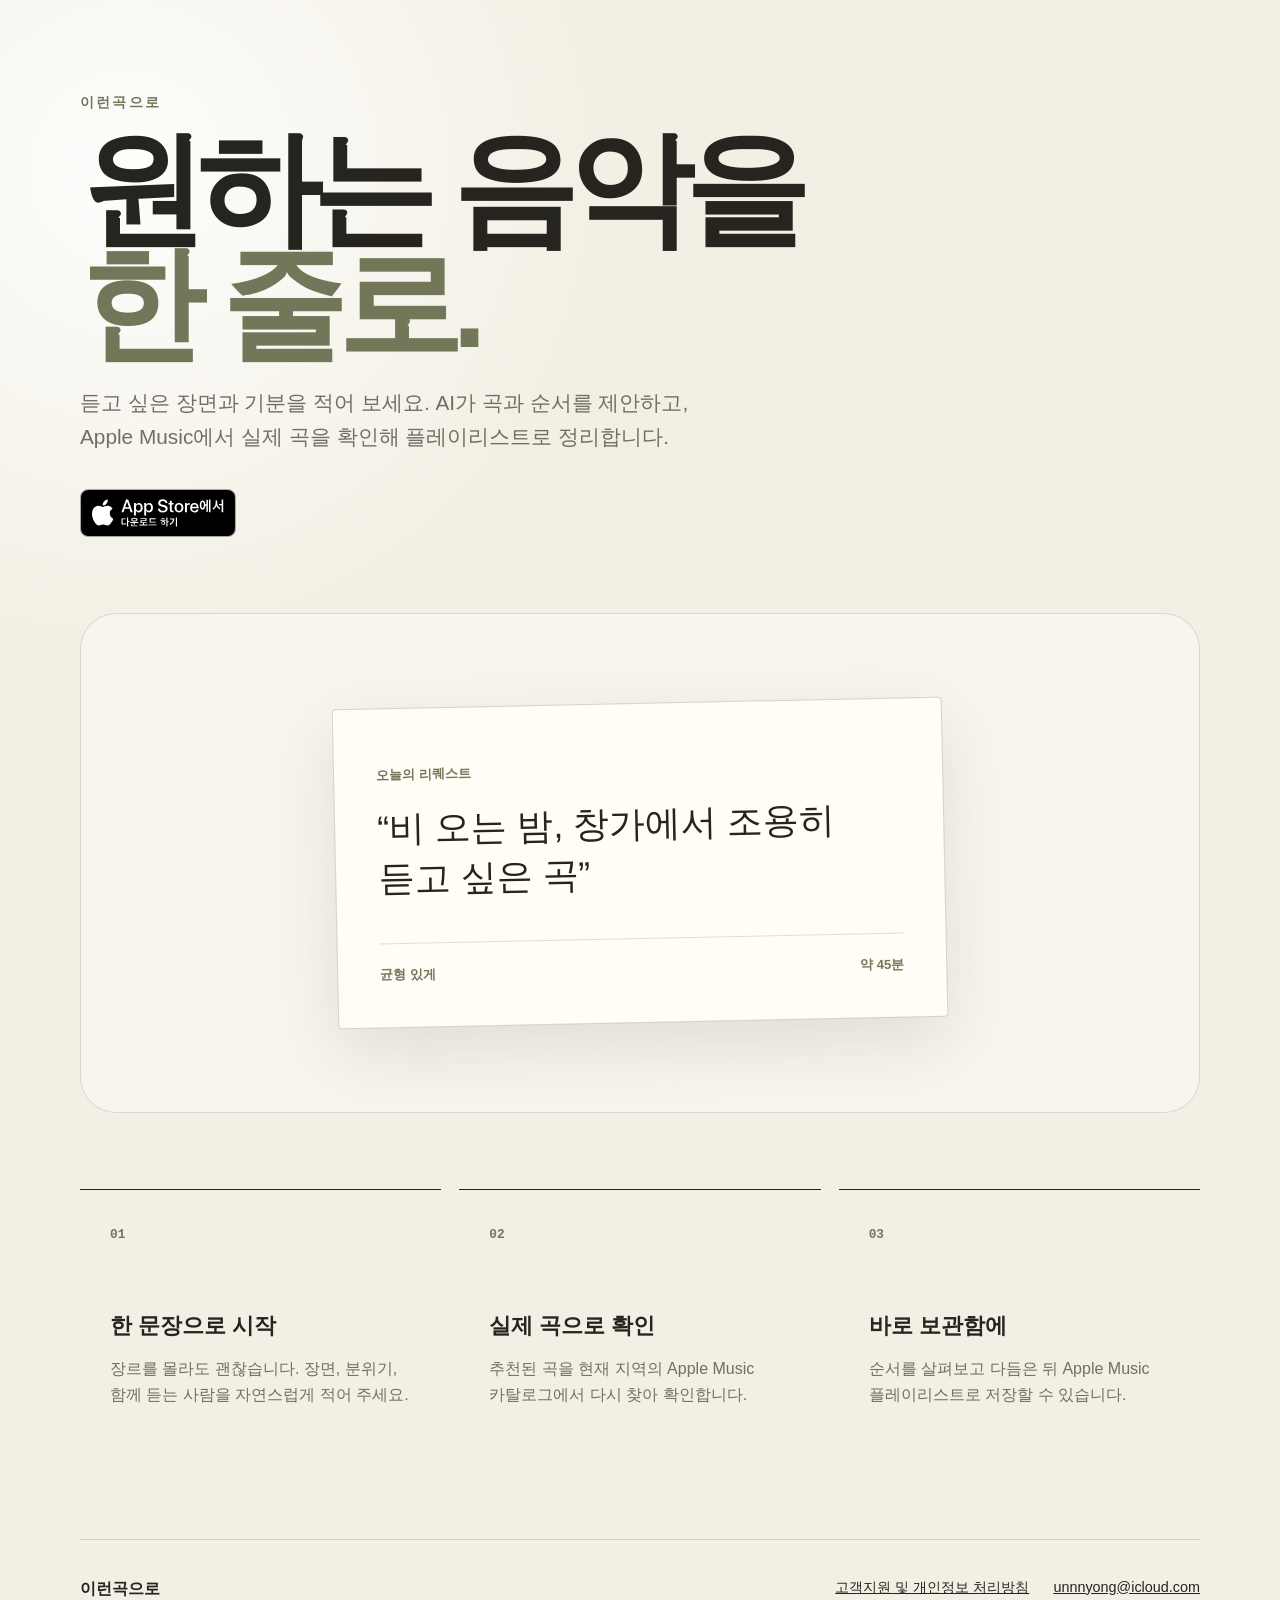
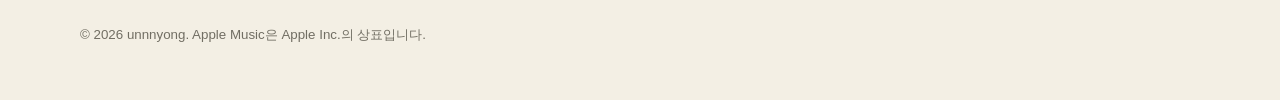
<file: index.html>
<!doctype html>
<html lang="ko">
<head>
  <meta charset="utf-8">
  <meta name="viewport" content="width=device-width, initial-scale=1">
  <meta name="description" content="원하는 음악을 한 줄로 적으면 Apple Music 플레이리스트로 만들어 주는 iPhone·iPad 앱, 이런곡으로">
  <meta name="theme-color" content="#f3efe4">
  <title>이런곡으로 — 한 줄로 만드는 플레이리스트</title>
  <link rel="stylesheet" href="plist/styles.css">
</head>
<body>
  <main>
    <section class="hero" aria-labelledby="hero-title">
      <div class="eyebrow">이런곡으로</div>
      <h1 id="hero-title">원하는 음악을<br><span>한 줄로.</span></h1>
      <p class="lead">듣고 싶은 장면과 기분을 적어 보세요. AI가 곡과 순서를 제안하고, Apple Music에서 실제 곡을 확인해 플레이리스트로 정리합니다.</p>
      <div class="actions">
        <a class="app-store-link" href="https://apps.apple.com/app/id6815923537" aria-label="App Store에서 이런곡으로 다운로드">
          <img class="app-store-badge" src="plist/assets/app-store-badge-ko.svg" alt="App Store에서 다운로드">
        </a>
      </div>
    </section>

    <section class="note" aria-label="앱 사용 흐름">
      <div class="paper">
        <p class="label">오늘의 리퀘스트</p>
        <p class="request">“비 오는 밤, 창가에서 조용히 듣고 싶은 곡”</p>
        <div class="fold" aria-hidden="true"></div>
        <div class="meta">
          <span>균형 있게</span>
          <span>약 45분</span>
        </div>
      </div>
    </section>

    <section class="features" aria-label="주요 기능">
      <article>
        <span>01</span>
        <h2>한 문장으로 시작</h2>
        <p>장르를 몰라도 괜찮습니다. 장면, 분위기, 함께 듣는 사람을 자연스럽게 적어 주세요.</p>
      </article>
      <article>
        <span>02</span>
        <h2>실제 곡으로 확인</h2>
        <p>추천된 곡을 현재 지역의 Apple Music 카탈로그에서 다시 찾아 확인합니다.</p>
      </article>
      <article>
        <span>03</span>
        <h2>바로 보관함에</h2>
        <p>순서를 살펴보고 다듬은 뒤 Apple Music 플레이리스트로 저장할 수 있습니다.</p>
      </article>
    </section>

  </main>

  <footer>
    <strong>이런곡으로</strong>
    <nav aria-label="하단 링크">
      <a href="plist/privacy.html">고객지원 및 개인정보 처리방침</a>
      <a href="mailto:unnnyong@icloud.com">unnnyong@icloud.com</a>
    </nav>
    <small>© 2026 unnnyong. Apple Music은 Apple Inc.의 상표입니다.</small>
  </footer>
</body>
</html>
</file>
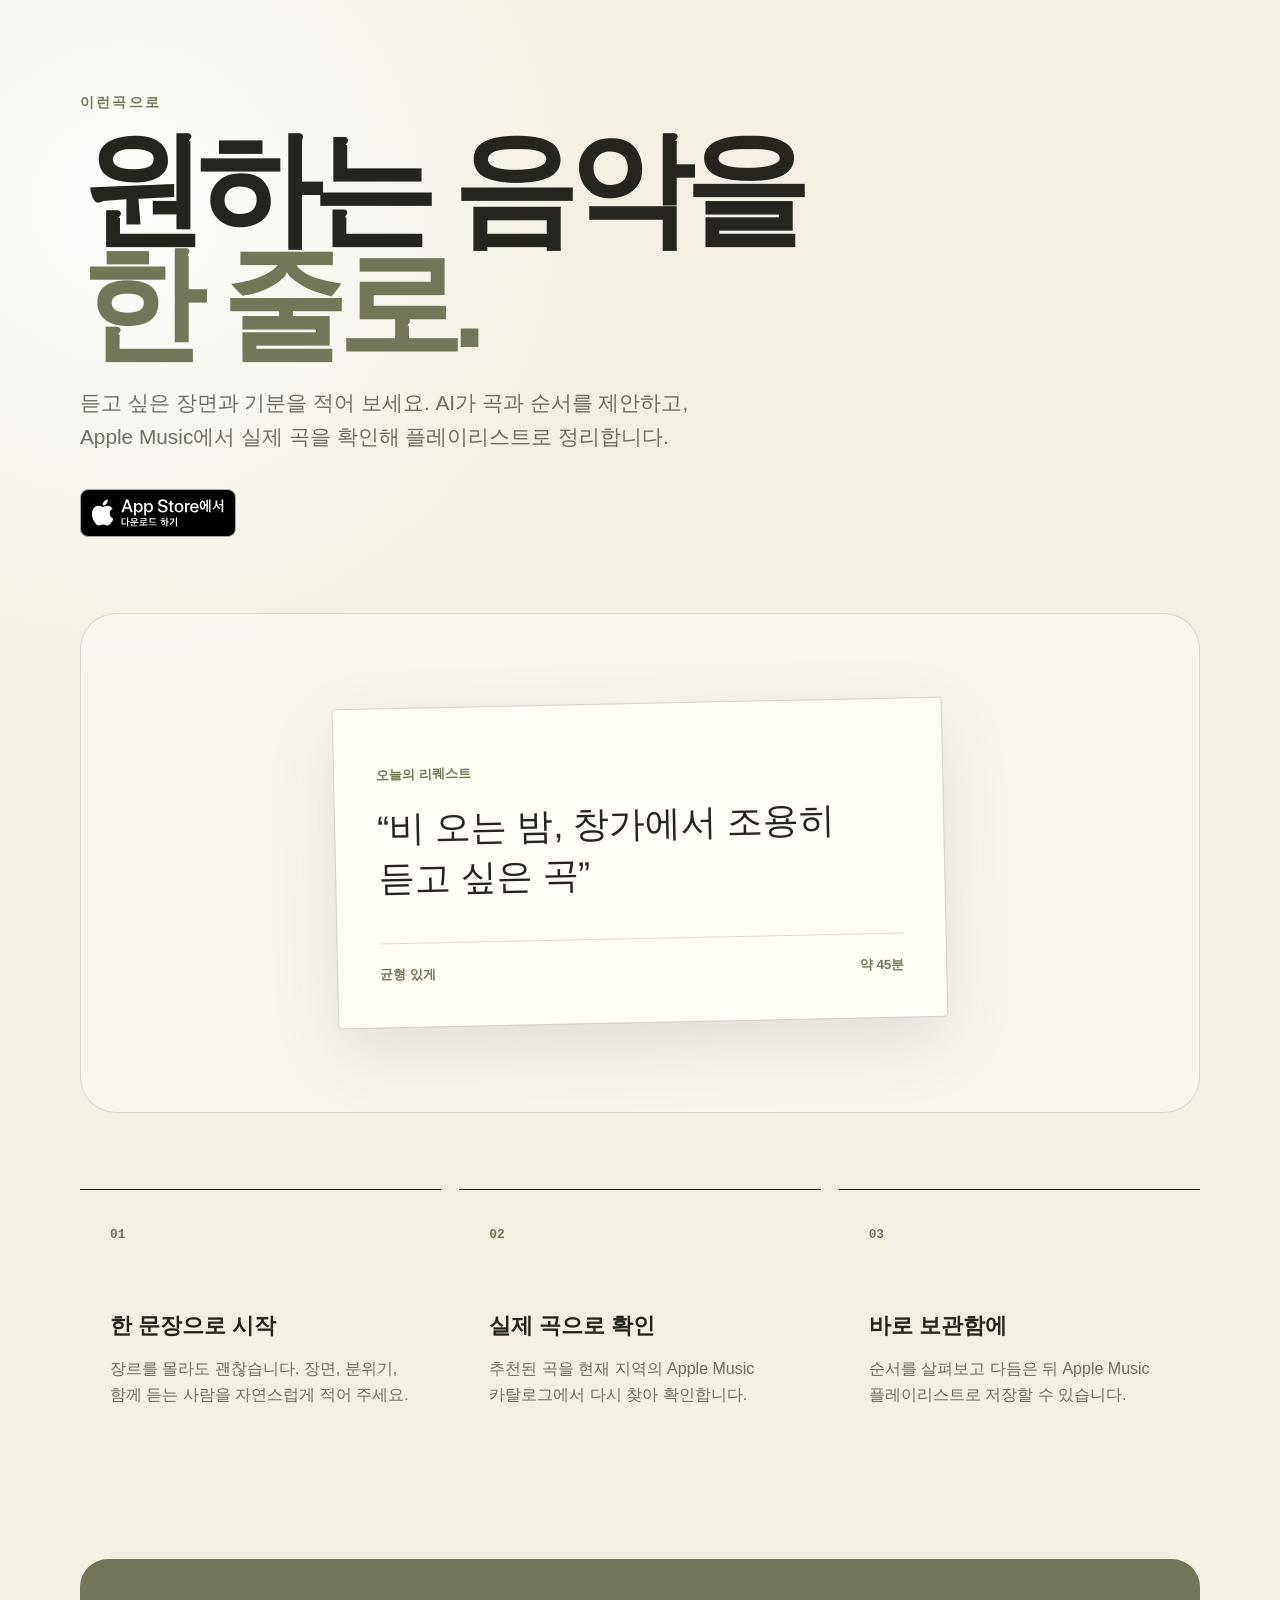
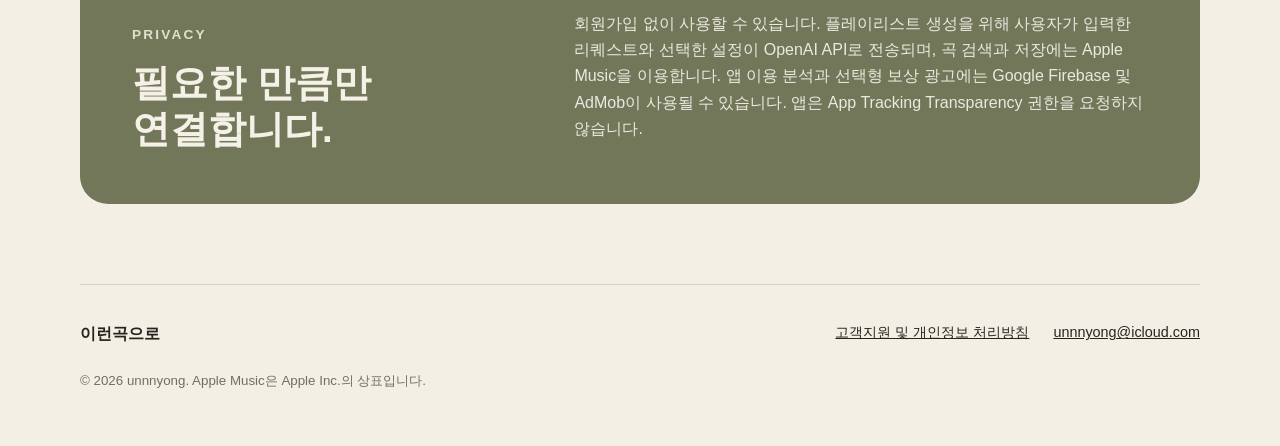
<file: plist/index.html>
<!doctype html>
<html lang="ko">
<head>
  <meta charset="utf-8">
  <meta name="viewport" content="width=device-width, initial-scale=1">
  <meta name="description" content="원하는 음악을 한 줄로 적으면 Apple Music 플레이리스트로 만들어 주는 iPhone·iPad 앱, 이런곡으로">
  <meta name="theme-color" content="#f3efe4">
  <title>이런곡으로 — 한 줄로 만드는 플레이리스트</title>
  <link rel="stylesheet" href="styles.css">
</head>
<body>
  <main>
    <section class="hero" aria-labelledby="hero-title">
      <div class="eyebrow">이런곡으로</div>
      <h1 id="hero-title">원하는 음악을<br><span>한 줄로.</span></h1>
      <p class="lead">듣고 싶은 장면과 기분을 적어 보세요. AI가 곡과 순서를 제안하고, Apple Music에서 실제 곡을 확인해 플레이리스트로 정리합니다.</p>
      <div class="actions">
        <a class="app-store-link" href="https://apps.apple.com/app/id6815923537" aria-label="App Store에서 이런곡으로 다운로드">
          <img class="app-store-badge" src="assets/app-store-badge-ko.svg" alt="App Store에서 다운로드">
        </a>
      </div>
    </section>

    <section class="note" aria-label="앱 사용 흐름">
      <div class="paper">
        <p class="label">오늘의 리퀘스트</p>
        <p class="request">“비 오는 밤, 창가에서 조용히 듣고 싶은 곡”</p>
        <div class="fold" aria-hidden="true"></div>
        <div class="meta">
          <span>균형 있게</span>
          <span>약 45분</span>
        </div>
      </div>
    </section>

    <section class="features" aria-label="주요 기능">
      <article>
        <span>01</span>
        <h2>한 문장으로 시작</h2>
        <p>장르를 몰라도 괜찮습니다. 장면, 분위기, 함께 듣는 사람을 자연스럽게 적어 주세요.</p>
      </article>
      <article>
        <span>02</span>
        <h2>실제 곡으로 확인</h2>
        <p>추천된 곡을 현재 지역의 Apple Music 카탈로그에서 다시 찾아 확인합니다.</p>
      </article>
      <article>
        <span>03</span>
        <h2>바로 보관함에</h2>
        <p>순서를 살펴보고 다듬은 뒤 Apple Music 플레이리스트로 저장할 수 있습니다.</p>
      </article>
    </section>

    <section class="privacy" aria-labelledby="privacy-title">
      <div>
        <p class="eyebrow">Privacy</p>
        <h2 id="privacy-title">필요한 만큼만 연결합니다.</h2>
      </div>
      <p>회원가입 없이 사용할 수 있습니다. 플레이리스트 생성을 위해 사용자가 입력한 리퀘스트와 선택한 설정이 OpenAI API로 전송되며, 곡 검색과 저장에는 Apple Music을 이용합니다. 앱 이용 분석과 선택형 보상 광고에는 Google Firebase 및 AdMob이 사용될 수 있습니다. 앱은 App Tracking Transparency 권한을 요청하지 않습니다.</p>
    </section>
  </main>

  <footer>
    <strong>이런곡으로</strong>
    <nav aria-label="하단 링크">
      <a href="privacy.html">고객지원 및 개인정보 처리방침</a>
      <a href="mailto:unnnyong@icloud.com">unnnyong@icloud.com</a>
    </nav>
    <small>© 2026 unnnyong. Apple Music은 Apple Inc.의 상표입니다.</small>
  </footer>
</body>
</html>
</file>
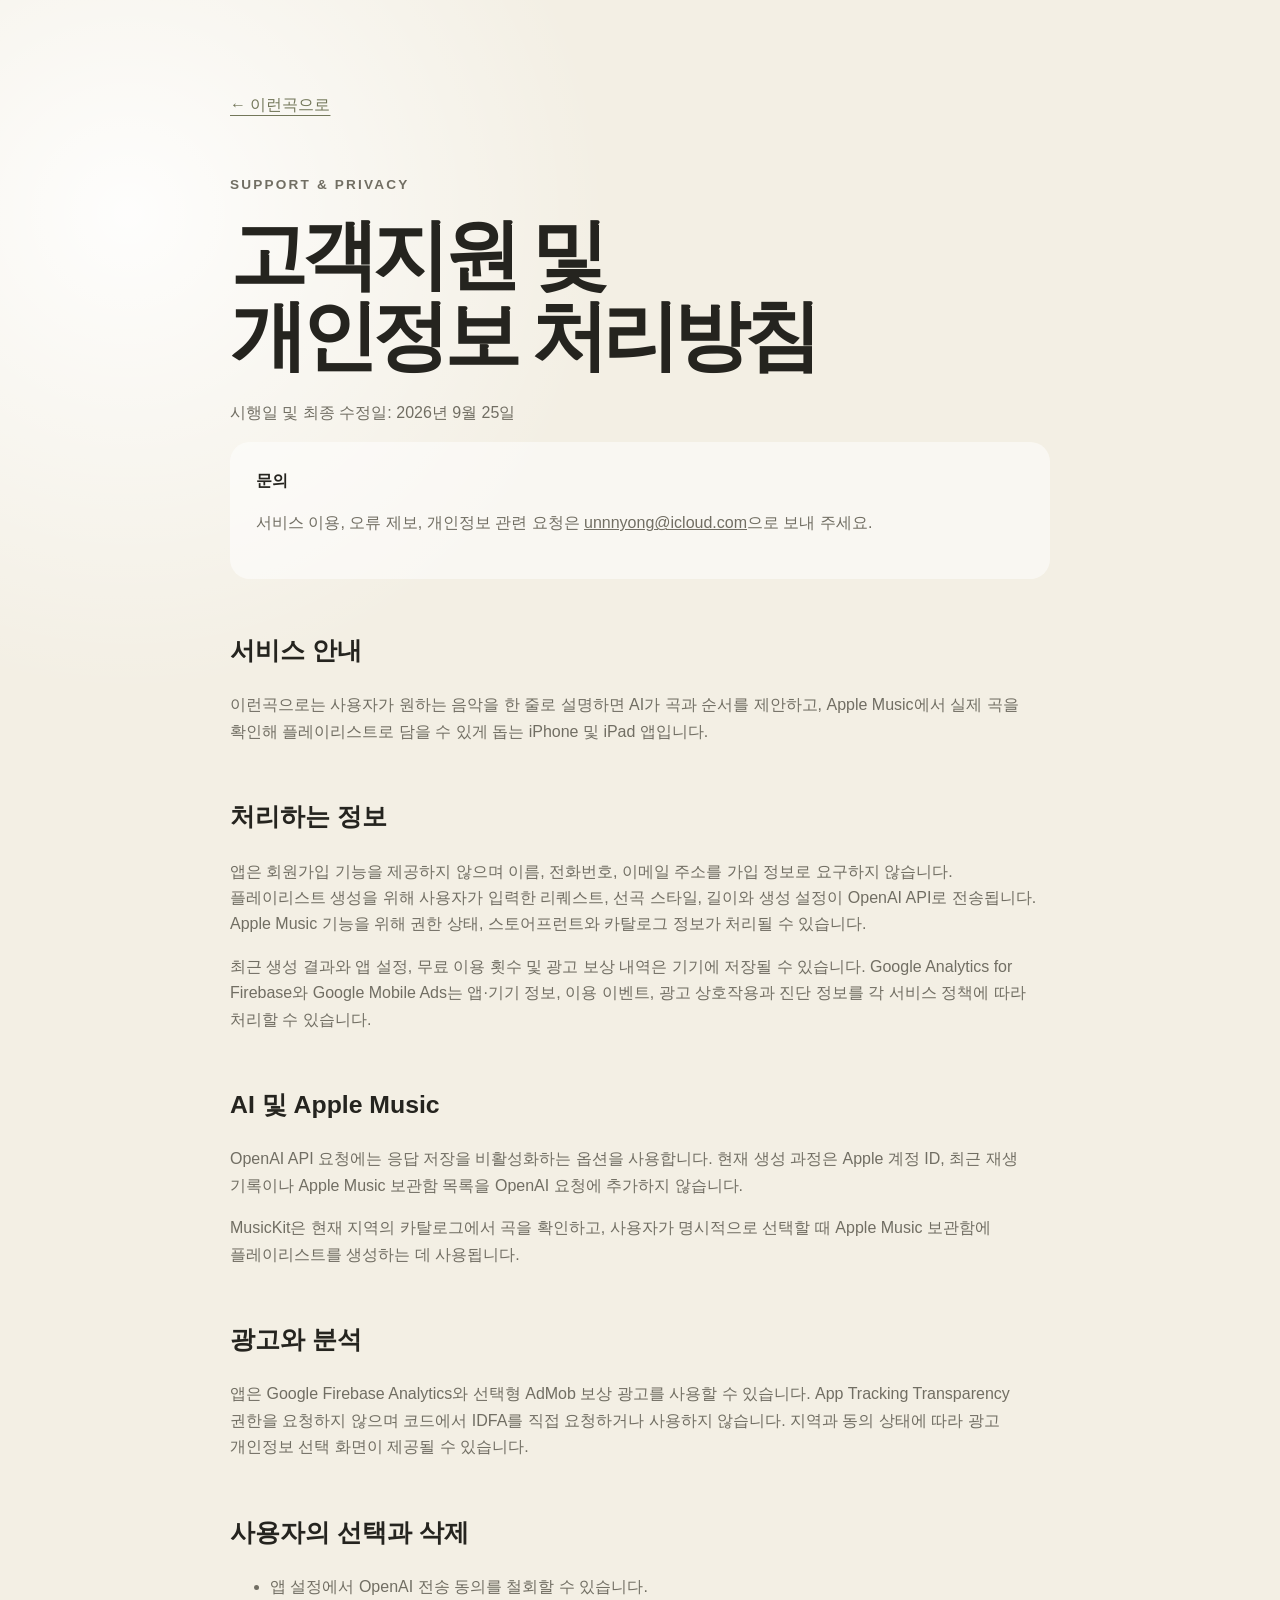
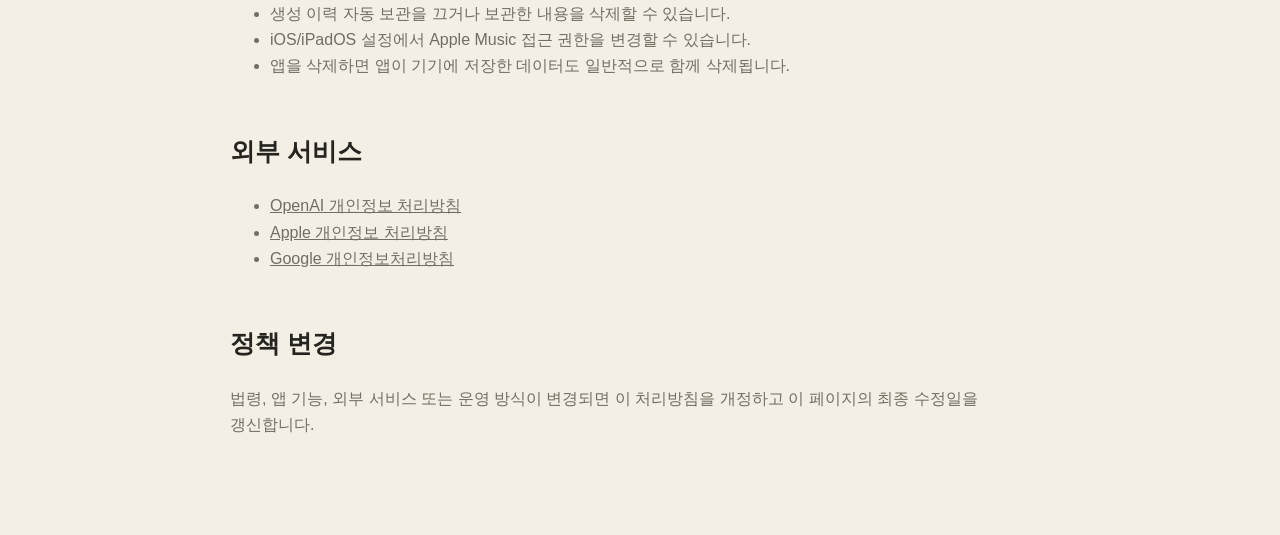
<file: privacy.html>
<!doctype html>
<html lang="ko">
<head>
  <meta charset="utf-8">
  <meta name="viewport" content="width=device-width, initial-scale=1">
  <meta name="description" content="이런곡으로 고객지원 및 개인정보 처리방침">
  <title>고객지원 및 개인정보 처리방침 — 이런곡으로</title>
  <link rel="stylesheet" href="styles.css">
  <style>
    .document { max-width: 820px; }
    .back { display: inline-block; margin-bottom: 42px; color: var(--olive); text-underline-offset: 5px; }
    .document h1 { font-size: clamp(2.6rem, 7vw, 4.8rem); line-height: 1.05; }
    .document h2 { margin-top: 52px; font-size: 1.55rem; }
    .document h3 { margin-top: 34px; }
    .document p, .document li { color: var(--muted); word-break: keep-all; }
    .document .summary { padding: 26px; border-radius: 20px; background: rgba(255,255,255,.55); }
  </style>
</head>
<body>
  <main class="document">
    <a class="back" href="index.html">← 이런곡으로</a>
    <p class="eyebrow">Support &amp; Privacy</p>
    <h1>고객지원 및<br>개인정보 처리방침</h1>
    <p>시행일 및 최종 수정일: 2026년 9월 25일</p>

    <div class="summary">
      <strong>문의</strong>
      <p>서비스 이용, 오류 제보, 개인정보 관련 요청은 <a href="mailto:unnnyong@icloud.com">unnnyong@icloud.com</a>으로 보내 주세요.</p>
    </div>

    <h2>서비스 안내</h2>
    <p>이런곡으로는 사용자가 원하는 음악을 한 줄로 설명하면 AI가 곡과 순서를 제안하고, Apple Music에서 실제 곡을 확인해 플레이리스트로 담을 수 있게 돕는 iPhone 및 iPad 앱입니다.</p>

    <h2>처리하는 정보</h2>
    <p>앱은 회원가입 기능을 제공하지 않으며 이름, 전화번호, 이메일 주소를 가입 정보로 요구하지 않습니다. 플레이리스트 생성을 위해 사용자가 입력한 리퀘스트, 선곡 스타일, 길이와 생성 설정이 OpenAI API로 전송됩니다. Apple Music 기능을 위해 권한 상태, 스토어프런트와 카탈로그 정보가 처리될 수 있습니다.</p>
    <p>최근 생성 결과와 앱 설정, 무료 이용 횟수 및 광고 보상 내역은 기기에 저장될 수 있습니다. Google Analytics for Firebase와 Google Mobile Ads는 앱·기기 정보, 이용 이벤트, 광고 상호작용과 진단 정보를 각 서비스 정책에 따라 처리할 수 있습니다.</p>

    <h2>AI 및 Apple Music</h2>
    <p>OpenAI API 요청에는 응답 저장을 비활성화하는 옵션을 사용합니다. 현재 생성 과정은 Apple 계정 ID, 최근 재생 기록이나 Apple Music 보관함 목록을 OpenAI 요청에 추가하지 않습니다.</p>
    <p>MusicKit은 현재 지역의 카탈로그에서 곡을 확인하고, 사용자가 명시적으로 선택할 때 Apple Music 보관함에 플레이리스트를 생성하는 데 사용됩니다.</p>

    <h2>광고와 분석</h2>
    <p>앱은 Google Firebase Analytics와 선택형 AdMob 보상 광고를 사용할 수 있습니다. App Tracking Transparency 권한을 요청하지 않으며 코드에서 IDFA를 직접 요청하거나 사용하지 않습니다. 지역과 동의 상태에 따라 광고 개인정보 선택 화면이 제공될 수 있습니다.</p>

    <h2>사용자의 선택과 삭제</h2>
    <ul>
      <li>앱 설정에서 OpenAI 전송 동의를 철회할 수 있습니다.</li>
      <li>생성 이력 자동 보관을 끄거나 보관한 내용을 삭제할 수 있습니다.</li>
      <li>iOS/iPadOS 설정에서 Apple Music 접근 권한을 변경할 수 있습니다.</li>
      <li>앱을 삭제하면 앱이 기기에 저장한 데이터도 일반적으로 함께 삭제됩니다.</li>
    </ul>

    <h2>외부 서비스</h2>
    <ul>
      <li><a href="https://openai.com/policies/privacy-policy/">OpenAI 개인정보 처리방침</a></li>
      <li><a href="https://www.apple.com/legal/privacy/">Apple 개인정보 처리방침</a></li>
      <li><a href="https://policies.google.com/privacy">Google 개인정보처리방침</a></li>
    </ul>

    <h2>정책 변경</h2>
    <p>법령, 앱 기능, 외부 서비스 또는 운영 방식이 변경되면 이 처리방침을 개정하고 이 페이지의 최종 수정일을 갱신합니다.</p>
  </main>
</body>
</html>
</file>
<file: plist/styles.css>
:root {
  color-scheme: light;
  --ink: #25241f;
  --muted: #716e63;
  --paper: #fffdf6;
  --warm: #f3efe4;
  --olive: #73775a;
  --line: rgba(37, 36, 31, 0.14);
}

* { box-sizing: border-box; }

html { scroll-behavior: smooth; }

body {
  margin: 0;
  color: var(--ink);
  background:
    radial-gradient(circle at 10% 10%, rgba(255,255,255,.9), transparent 30rem),
    var(--warm);
  font-family: -apple-system, BlinkMacSystemFont, "Apple SD Gothic Neo", "Noto Sans KR", sans-serif;
  line-height: 1.65;
}

a { color: inherit; }

main, footer {
  width: min(1120px, calc(100% - 40px));
  margin-inline: auto;
}

main { padding: 92px 0 80px; }

.hero { max-width: 760px; }

.eyebrow {
  color: var(--olive);
  font-size: .85rem;
  font-weight: 750;
  letter-spacing: .16em;
  text-transform: uppercase;
}

h1 {
  margin: 18px 0 24px;
  font-size: clamp(3.6rem, 10vw, 7.8rem);
  font-weight: 760;
  letter-spacing: -.075em;
  line-height: .92;
}

h1 span { color: var(--olive); }

.lead {
  max-width: 650px;
  margin: 0;
  color: var(--muted);
  font-size: clamp(1.08rem, 2vw, 1.3rem);
  word-break: keep-all;
}

.actions {
  display: flex;
  align-items: center;
  gap: 22px;
  margin-top: 34px;
}

.app-store-badge {
  display: block;
  width: auto;
  height: 48px;
}

.app-store-link {
  display: inline-block;
  border-radius: 6px;
}

.app-store-link:focus-visible {
  outline: 3px solid var(--olive);
  outline-offset: 5px;
}

.text-link { text-underline-offset: 5px; }

.note {
  display: grid;
  place-items: center;
  min-height: 500px;
  margin: 76px 0;
  border: 1px solid var(--line);
  border-radius: 36px;
  background: rgba(255,255,255,.36);
  overflow: hidden;
}

.paper {
  width: min(610px, calc(100% - 44px));
  padding: 42px;
  border: 1px solid rgba(37,36,31,.18);
  border-radius: 4px;
  background: var(--paper);
  box-shadow: 0 24px 70px rgba(59,55,39,.12);
  transform: rotate(-1.2deg);
}

.label, .meta { color: var(--olive); font-size: .82rem; font-weight: 700; }
.request { margin: 18px 0 38px; font-size: clamp(1.45rem, 4vw, 2.25rem); line-height: 1.4; word-break: keep-all; }
.fold { height: 1px; background: var(--line); }
.meta { display: flex; justify-content: space-between; margin-top: 20px; }

.features {
  display: grid;
  grid-template-columns: repeat(3, 1fr);
  gap: 18px;
}

.features article {
  min-height: 270px;
  padding: 30px;
  border-top: 1px solid var(--ink);
}

.features article > span { color: var(--olive); font: 700 .8rem ui-monospace, monospace; }
.features h2 { margin: 62px 0 12px; font-size: 1.35rem; }
.features p { margin: 0; color: var(--muted); word-break: keep-all; }

.privacy {
  display: grid;
  grid-template-columns: .8fr 1.2fr;
  gap: 60px;
  margin-top: 100px;
  padding: 52px;
  border-radius: 28px;
  color: #f5f1e7;
  background: var(--olive);
}

.privacy .eyebrow { color: #dfe1cc; }
.privacy h2 { margin: 12px 0 0; font-size: clamp(1.9rem, 3vw, 2.8rem); line-height: 1.2; word-break: keep-all; }
.privacy > p { margin: 0; color: #ebe9df; word-break: keep-all; }

footer {
  display: grid;
  grid-template-columns: 1fr auto;
  gap: 22px;
  padding: 36px 0 54px;
  border-top: 1px solid var(--line);
}

footer nav { display: flex; gap: 24px; font-size: .9rem; }
footer small { grid-column: 1 / -1; color: var(--muted); }

.document {
  max-width: 1120px;
}

.document-header {
  display: flex;
  align-items: center;
  justify-content: space-between;
  gap: 24px;
  margin-bottom: 72px;
}

.brand {
  font-size: 1.05rem;
  font-weight: 760;
  text-decoration: none;
}

.back {
  color: var(--olive);
  font-size: .92rem;
  text-underline-offset: 5px;
}

.policy-intro {
  display: grid;
  grid-template-columns: .8fr 1.2fr;
  gap: 60px;
  margin-bottom: 28px;
  padding: 40px 48px;
  border-radius: 28px;
  color: #f5f1e7;
  background: var(--olive);
}

.policy-intro .eyebrow { margin: 0; color: #dfe1cc; }
.policy-intro > p:last-child { max-width: 520px; margin: 0; color: #ebe9df; font-size: 1.08rem; }

.policy {
  padding: clamp(30px, 6vw, 72px);
  border: 1px solid var(--line);
  border-radius: 28px;
  background: rgba(255, 253, 246, .82);
  box-shadow: 0 24px 70px rgba(59, 55, 39, .08);
}

.policy h1 {
  margin: 0 0 24px;
  font-size: clamp(2.5rem, 7vw, 4.8rem);
  letter-spacing: -.055em;
  line-height: 1.08;
  word-break: keep-all;
}

.policy h2 {
  margin: 70px 0 22px;
  padding-top: 28px;
  border-top: 1px solid var(--line);
  font-size: clamp(1.8rem, 4vw, 2.5rem);
  line-height: 1.25;
}

.policy h3 { margin: 42px 0 14px; font-size: 1.35rem; }
.policy p, .policy li { color: var(--muted); word-break: keep-all; }
.policy a { color: var(--olive); text-underline-offset: 4px; }
.policy hr { margin: 46px 0; border: 0; border-top: 1px solid var(--line); }
.policy code { padding: 2px 6px; border-radius: 5px; background: rgba(255,255,255,.65); }

.policy table {
  display: block;
  width: 100%;
  margin: 24px 0 34px;
  border-collapse: collapse;
  overflow-x: auto;
  font-size: .9rem;
}

.policy th, .policy td {
  min-width: 150px;
  padding: 14px;
  border: 1px solid var(--line);
  text-align: left;
  vertical-align: top;
}

.policy th { color: var(--ink); background: rgba(255,255,255,.55); }

@media (max-width: 720px) {
  main { padding-top: 58px; }
  .note { min-height: 390px; margin: 56px 0; }
  .paper { padding: 28px; }
  .features { grid-template-columns: 1fr; }
  .features article { min-height: auto; padding: 26px 6px; }
  .features h2 { margin-top: 28px; }
  .privacy { grid-template-columns: 1fr; gap: 26px; padding: 34px 28px; }
  .document-header { align-items: flex-start; margin-bottom: 42px; }
  .policy-intro { grid-template-columns: 1fr; gap: 12px; padding: 30px 26px; }
  .policy { border-radius: 22px; }
  .policy h2 { margin-top: 54px; }
  footer { grid-template-columns: 1fr; }
  footer nav { flex-direction: column; gap: 8px; }
}
</file>
<file: styles.css>
:root {
  color-scheme: light;
  --ink: #25241f;
  --muted: #716e63;
  --paper: #fffdf6;
  --warm: #f3efe4;
  --olive: #73775a;
  --line: rgba(37, 36, 31, 0.14);
}

* { box-sizing: border-box; }

html { scroll-behavior: smooth; }

body {
  margin: 0;
  color: var(--ink);
  background:
    radial-gradient(circle at 10% 10%, rgba(255,255,255,.9), transparent 30rem),
    var(--warm);
  font-family: -apple-system, BlinkMacSystemFont, "Apple SD Gothic Neo", "Noto Sans KR", sans-serif;
  line-height: 1.65;
}

a { color: inherit; }

main, footer {
  width: min(1120px, calc(100% - 40px));
  margin-inline: auto;
}

main { padding: 92px 0 80px; }

.hero { max-width: 760px; }

.eyebrow {
  color: var(--olive);
  font-size: .85rem;
  font-weight: 750;
  letter-spacing: .16em;
  text-transform: uppercase;
}

h1 {
  margin: 18px 0 24px;
  font-size: clamp(3.6rem, 10vw, 7.8rem);
  font-weight: 760;
  letter-spacing: -.075em;
  line-height: .92;
}

h1 span { color: var(--olive); }

.lead {
  max-width: 650px;
  margin: 0;
  color: var(--muted);
  font-size: clamp(1.08rem, 2vw, 1.3rem);
  word-break: keep-all;
}

.actions {
  display: flex;
  align-items: center;
  gap: 22px;
  margin-top: 34px;
}

.store-button {
  display: inline-block;
  padding: 13px 19px;
  border-radius: 999px;
  color: #fff;
  background: var(--ink);
  font-size: .9rem;
  font-weight: 700;
}

.text-link { text-underline-offset: 5px; }

.note {
  display: grid;
  place-items: center;
  min-height: 500px;
  margin: 76px 0;
  border: 1px solid var(--line);
  border-radius: 36px;
  background: rgba(255,255,255,.36);
  overflow: hidden;
}

.paper {
  width: min(610px, calc(100% - 44px));
  padding: 42px;
  border: 1px solid rgba(37,36,31,.18);
  border-radius: 4px;
  background: var(--paper);
  box-shadow: 0 24px 70px rgba(59,55,39,.12);
  transform: rotate(-1.2deg);
}

.label, .meta { color: var(--olive); font-size: .82rem; font-weight: 700; }
.request { margin: 18px 0 38px; font-size: clamp(1.45rem, 4vw, 2.25rem); line-height: 1.4; word-break: keep-all; }
.fold { height: 1px; background: var(--line); }
.meta { display: flex; justify-content: space-between; margin-top: 20px; }

.features {
  display: grid;
  grid-template-columns: repeat(3, 1fr);
  gap: 18px;
}

.features article {
  min-height: 270px;
  padding: 30px;
  border-top: 1px solid var(--ink);
}

.features article > span { color: var(--olive); font: 700 .8rem ui-monospace, monospace; }
.features h2 { margin: 62px 0 12px; font-size: 1.35rem; }
.features p { margin: 0; color: var(--muted); word-break: keep-all; }

.privacy {
  display: grid;
  grid-template-columns: .8fr 1.2fr;
  gap: 60px;
  margin-top: 100px;
  padding: 52px;
  border-radius: 28px;
  color: #f5f1e7;
  background: var(--olive);
}

.privacy .eyebrow { color: #dfe1cc; }
.privacy h2 { margin: 12px 0 0; font-size: clamp(1.9rem, 3vw, 2.8rem); line-height: 1.2; word-break: keep-all; }
.privacy > p { margin: 0; color: #ebe9df; word-break: keep-all; }

footer {
  display: grid;
  grid-template-columns: 1fr auto;
  gap: 22px;
  padding: 36px 0 54px;
  border-top: 1px solid var(--line);
}

footer nav { display: flex; gap: 24px; font-size: .9rem; }
footer small { grid-column: 1 / -1; color: var(--muted); }

@media (max-width: 720px) {
  main { padding-top: 58px; }
  .note { min-height: 390px; margin: 56px 0; }
  .paper { padding: 28px; }
  .features { grid-template-columns: 1fr; }
  .features article { min-height: auto; padding: 26px 6px; }
  .features h2 { margin-top: 28px; }
  .privacy { grid-template-columns: 1fr; gap: 26px; padding: 34px 28px; }
  footer { grid-template-columns: 1fr; }
  footer nav { flex-direction: column; gap: 8px; }
}
</file>
